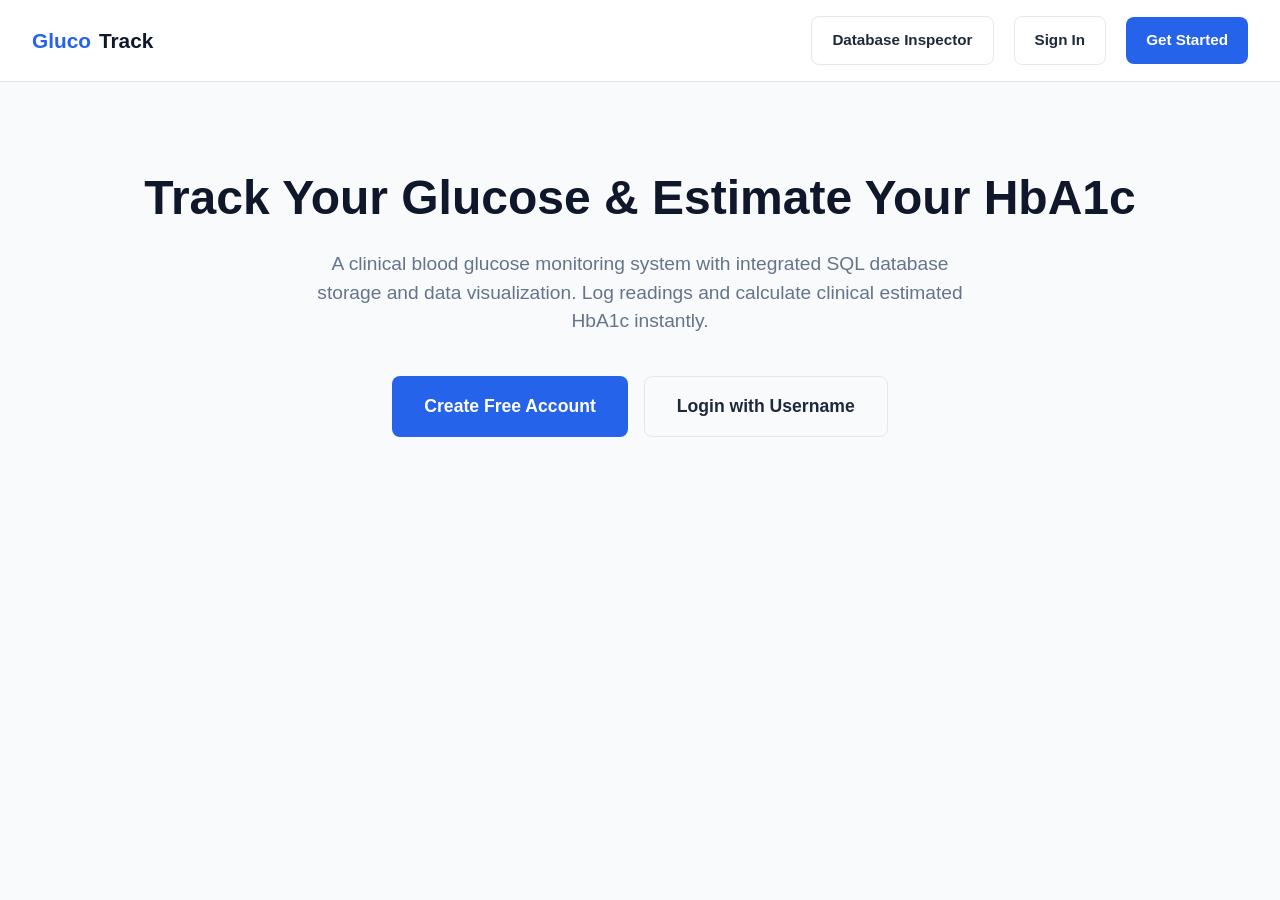
<file: index.html>
<!DOCTYPE html>
<html lang="en">
<head>
    <meta charset="UTF-8">
    <meta name="viewport" content="width=device-width, initial-scale=1.0">
    <title>GlucoTrack - Diabetes & Blood Sugar Tracker</title>
    <link rel="stylesheet" href="css/style.css">
</head>
<body>
    <header class="navbar">
        <a href="index.html" class="brand">
            Gluco<span>Track</span>
        </a>
        <div class="user-nav">
            <a href="database.html" class="btn btn-outline">Database Inspector</a>
            <a href="login.html" class="btn btn-outline">Sign In</a>
            <a href="register.html" class="btn btn-primary">Get Started</a>
        </div>
    </header>

    <div class="container" style="text-align: center; margin-top: 5rem;">
        <h1 style="font-size: 3rem; font-weight: 800; color: #0f172a; margin: 1rem 0;">
            Track Your Glucose & Estimate Your HbA1c
        </h1>
        <p style="font-size: 1.2rem; color: #64748b; max-width: 650px; margin: 0 auto 2.5rem auto;">
            A clinical blood glucose monitoring system with integrated SQL database storage and data visualization. Log readings and calculate clinical estimated HbA1c instantly.
        </p>

        <div style="display: flex; justify-content: center; gap: 1rem;">
            <a href="register.html" class="btn btn-primary" style="padding: 1rem 2rem; font-size: 1.1rem;">
                Create Free Account
            </a>
            <a href="login.html" class="btn btn-outline" style="padding: 1rem 2rem; font-size: 1.1rem;">
                Login with Username
            </a>
        </div>
    </div>

    <script>
        // If already logged in, redirect straight to dashboard
        if (localStorage.getItem('glucotrack_user')) {
            window.location.href = 'dashboard.html';
        }
    </script>
</body>
</html>
</file>
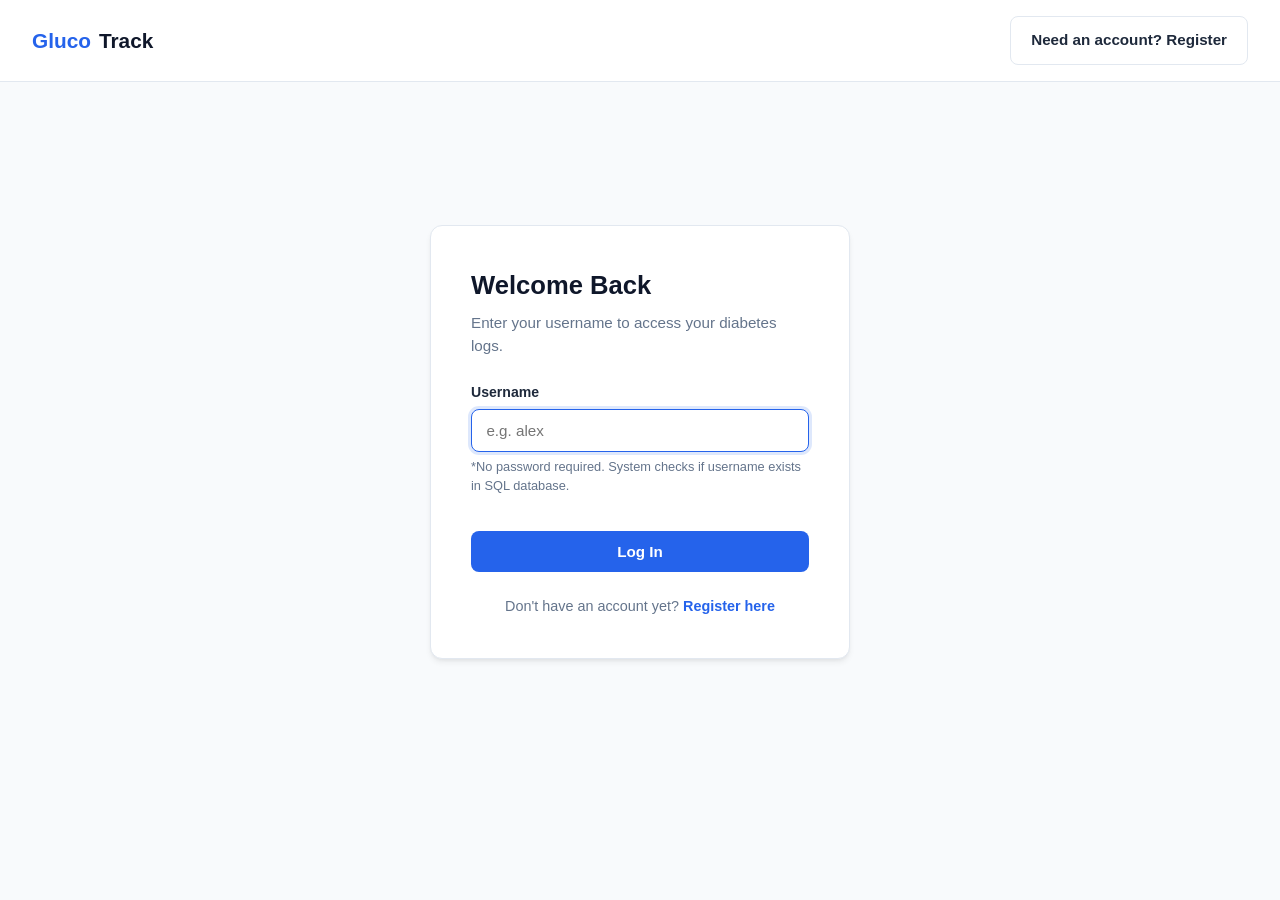
<file: dashboard.html>
<!DOCTYPE html>
<html lang="en">
<head>
    <meta charset="UTF-8">
    <meta name="viewport" content="width=device-width, initial-scale=1.0">
    <title>Dashboard - GlucoTrack</title>
    <link rel="stylesheet" href="css/style.css">
</head>
<body>
    <header class="navbar">
        <a href="dashboard.html" class="brand">
            Gluco<span>Track</span>
        </a>
        <div class="user-nav">
            <button onclick="shareToWhatsApp()" class="btn" style="padding: 0.4rem 0.85rem; font-size: 0.82rem; background: #25D366; color: white; font-weight: 600;">
                WhatsApp (with Chart)
            </button>
            <button onclick="shareToEmail()" class="btn btn-outline" style="padding: 0.4rem 0.85rem; font-size: 0.82rem;">
                Email
            </button>
            <a href="database.html" class="btn btn-outline" style="padding: 0.4rem 0.9rem; font-size: 0.85rem;">
                View Database
            </a>
            <span style="font-weight: 600; color: #475569;">
                User: <span id="userDisplayName">User</span>
            </span>
            <button onclick="logout()" class="btn btn-outline" style="padding: 0.4rem 0.9rem; font-size: 0.85rem;">
                Logout
            </button>
        </div>
    </header>

    <div class="container">
        <!-- Top Stats Cards -->
        <div class="stats-grid">
            <!-- HbA1c Estimation Card -->
            <div class="stat-card" style="border-left: 4px solid #2563eb;">
                <div class="stat-header">
                    <span>Estimated HbA1c</span>
                    <span id="hba1cStatus" class="stat-badge badge-nodata">Calculating...</span>
                </div>
                <div class="stat-value" id="hba1cEstimate">--%</div>
                <div style="font-size: 0.78rem; color: #64748b;">
                    Formula: (Avg Glucose + 46.7) / 28.7
                </div>
            </div>

            <!-- Average Glucose Card -->
            <div class="stat-card" style="border-left: 4px solid #10b981;">
                <div class="stat-header">
                    <span>Average Glucose</span>
                </div>
                <div class="stat-value" id="avgGlucose">-- mg/dL</div>
                <div style="font-size: 0.78rem; color: #64748b;">
                    Target range: 70 - 140 mg/dL
                </div>
            </div>

            <!-- Total Readings Card -->
            <div class="stat-card" style="border-left: 4px solid #f59e0b;">
                <div class="stat-header">
                    <span>Total Logs</span>
                </div>
                <div class="stat-value" id="totalReadings">0</div>
                <div style="font-size: 0.78rem; color: #64748b;">
                    All recorded entries
                </div>
            </div>
        </div>

        <!-- Main Dashboard Content Grid -->
        <div class="dashboard-grid">
            <!-- Left Column: Graph & History -->
            <div>
                <!-- Trend Chart -->
                <div class="card">
                    <div class="card-title">
                        <span>Blood Sugar Trends</span>
                        <span style="font-size: 0.82rem; font-weight: normal; color: #64748b;">Timeline Overview</span>
                    </div>
                    <div style="height: 280px; position: relative;">
                        <canvas id="sugarTrendChart"></canvas>
                    </div>
                </div>

                <!-- Past History Table -->
                <div class="card">
                    <div class="card-title">
                        <span>Reading History</span>
                    </div>
                    <div class="table-responsive">
                        <table>
                            <thead>
                                <tr>
                                    <th>Date & Time</th>
                                    <th>Level</th>
                                    <th>Type</th>
                                    <th>Notes</th>
                                    <th>Action</th>
                                </tr>
                            </thead>
                            <tbody id="logsTableBody">
                                <tr>
                                    <td colspan="5" style="text-align: center; color: #64748b; padding: 2rem;">
                                        Loading logs...
                                    </td>
                                </tr>
                            </tbody>
                        </table>
                    </div>
                </div>
            </div>

            <!-- Right Column: Quick Add Form & Sharing -->
            <div>
                <div class="card">
                    <div class="card-title">
                        <span>+ Add New Reading</span>
                    </div>
                    <form id="addLogForm" onsubmit="handleAddLog(event)">
                        <div class="form-group">
                            <label for="sugarLevel">Glucose Level (mg/dL)</label>
                            <input type="number" id="sugarLevel" class="form-control" placeholder="e.g. 115" min="20" max="600" required>
                        </div>

                        <div class="form-group">
                            <label for="readingType">Reading Type</label>
                            <select id="readingType" class="form-control" required>
                                <option value="Fasting">Fasting (Before Breakfast)</option>
                                <option value="Post-Meal">Post-Meal (After Meal)</option>
                                <option value="Pre-Meal">Pre-Meal (Before Lunch/Dinner)</option>
                                <option value="Bedtime">Bedtime</option>
                                <option value="Random">Random</option>
                            </select>
                        </div>

                        <div class="form-group">
                            <label for="logDate">Date & Time</label>
                            <input type="datetime-local" id="logDate" class="form-control" required>
                        </div>

                        <div class="form-group">
                            <label for="notes">Notes (Optional)</label>
                            <input type="text" id="notes" class="form-control" placeholder="e.g. After lunch, jogged 20m">
                        </div>

                        <button type="submit" class="btn btn-primary btn-block" style="margin-top: 1.5rem;">
                            Save Reading
                        </button>
                    </form>
                </div>

                <!-- Share Clinical Report Card -->
                <div class="card" style="margin-top: 1.25rem;">
                    <div class="card-title">
                        <span>Share Clinical Report</span>
                    </div>
                    <p style="font-size: 0.84rem; color: #64748b; margin-bottom: 1rem;">
                        Distribute your clinical HbA1c estimate, glucose records, and trend chart to your physician or healthcare provider.
                    </p>
                    <div style="display: flex; flex-direction: column; gap: 0.6rem;">
                        <button type="button" onclick="shareToWhatsApp()" class="btn btn-block" style="background: #25D366; color: white; font-weight: 600;">
                            Share to WhatsApp (with Chart Image)
                        </button>
                        <div style="display: grid; grid-template-columns: 1fr 1fr; gap: 0.5rem;">
                            <button type="button" onclick="shareToEmail()" class="btn" style="background: #0284c7; color: white; font-weight: 600; font-size: 0.85rem;">
                                Share via Email
                            </button>
                            <button type="button" onclick="downloadChartImage()" class="btn btn-outline" style="font-size: 0.82rem;">
                                Download Chart (PNG)
                            </button>
                        </div>
                        <div style="display: grid; grid-template-columns: 1fr 1fr; gap: 0.5rem;">
                            <button type="button" onclick="copyChartImageToClipboard()" class="btn btn-outline" style="font-size: 0.82rem;">
                                Copy Chart Image
                            </button>
                            <button type="button" onclick="copyReportToClipboard()" class="btn btn-outline" style="font-size: 0.82rem;">
                                Copy Report Text
                            </button>
                        </div>
                    </div>
                    <div id="shareToast" style="display: none; text-align: center; color: #10b981; font-size: 0.82rem; margin-top: 0.6rem; font-weight: 600;">
                        Report copied to clipboard.
                    </div>
                </div>
            </div>
        </div>
    </div>

    <!-- Local Libraries -->
    <script src="js/chart.min.js"></script>
    <script src="js/app.js"></script>
    <script>
        document.addEventListener('DOMContentLoaded', initDashboard);
    </script>
</body>
</html>
</file>
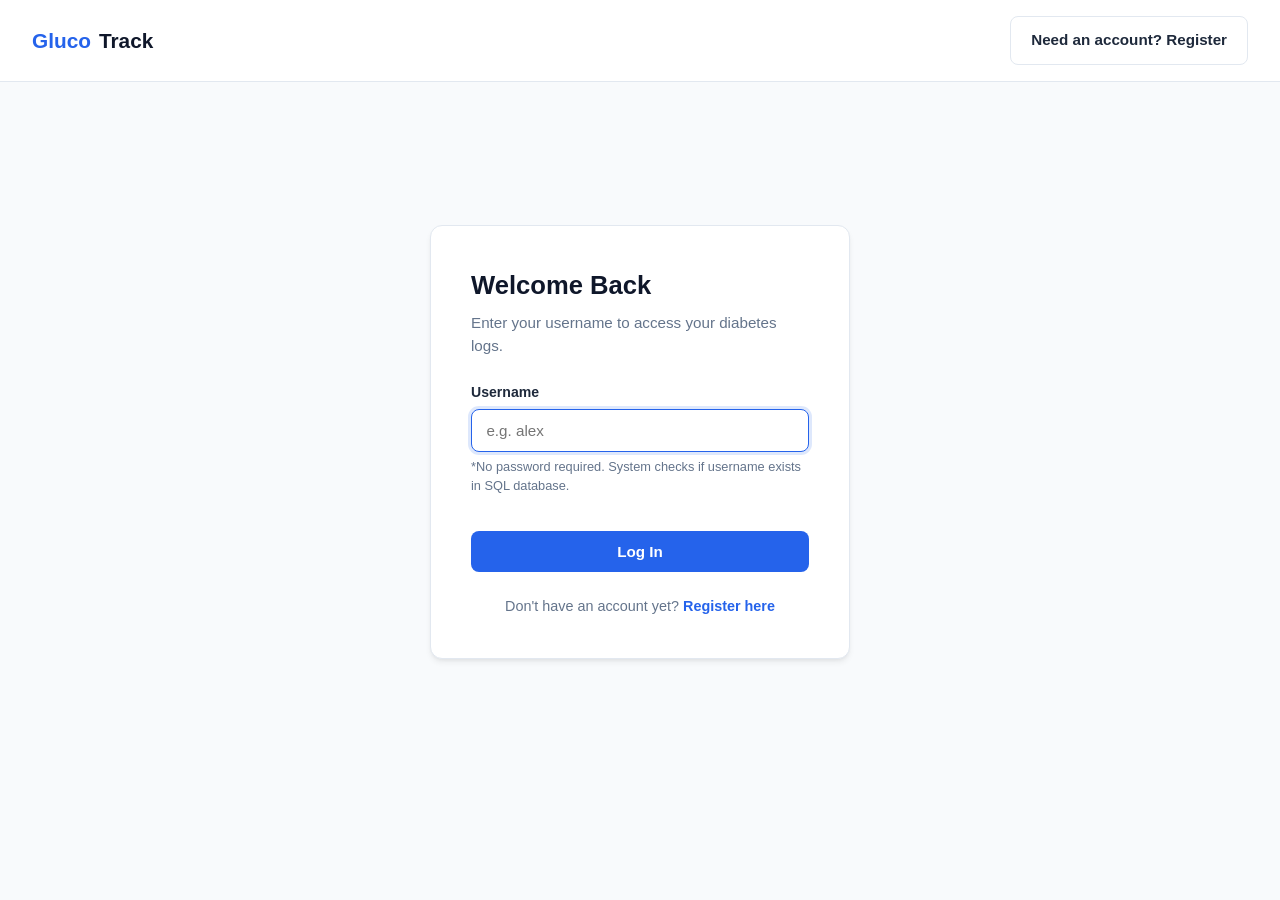
<file: login.html>
<!DOCTYPE html>
<html lang="en">
<head>
    <meta charset="UTF-8">
    <meta name="viewport" content="width=device-width, initial-scale=1.0">
    <title>Login - GlucoTrack</title>
    <link rel="stylesheet" href="css/style.css">
</head>
<body>
    <header class="navbar">
        <a href="index.html" class="brand">
            Gluco<span>Track</span>
        </a>
        <div class="user-nav">
            <a href="register.html" class="btn btn-outline">Need an account? Register</a>
        </div>
    </header>

    <div class="auth-wrapper">
        <div class="auth-card">
            <h2>Welcome Back</h2>
            <p class="subtitle">Enter your username to access your diabetes logs.</p>

            <div id="alertBox" class="alert"></div>

            <form onsubmit="handleLogin(event)">
                <div class="form-group">
                    <label for="username">Username</label>
                    <input type="text" id="username" class="form-control" placeholder="e.g. alex" required autofocus autocomplete="off">
                    <small style="color: #64748b; font-size: 0.8rem; margin-top: 0.3rem; display: block;">
                        *No password required. System checks if username exists in SQL database.
                    </small>
                </div>

                <button type="submit" class="btn btn-primary btn-block" style="margin-top: 1rem;">
                    Log In
                </button>
            </form>

            <div style="text-align: center; margin-top: 1.5rem; font-size: 0.9rem; color: #64748b;">
                Don't have an account yet? <a href="register.html" style="color: #2563eb; text-decoration: none; font-weight: 600;">Register here</a>
            </div>
        </div>
    </div>

    <script src="js/app.js"></script>
    <script>
        if (localStorage.getItem('glucotrack_user')) {
            window.location.href = 'dashboard.html';
        }
    </script>
</body>
</html>
</file>
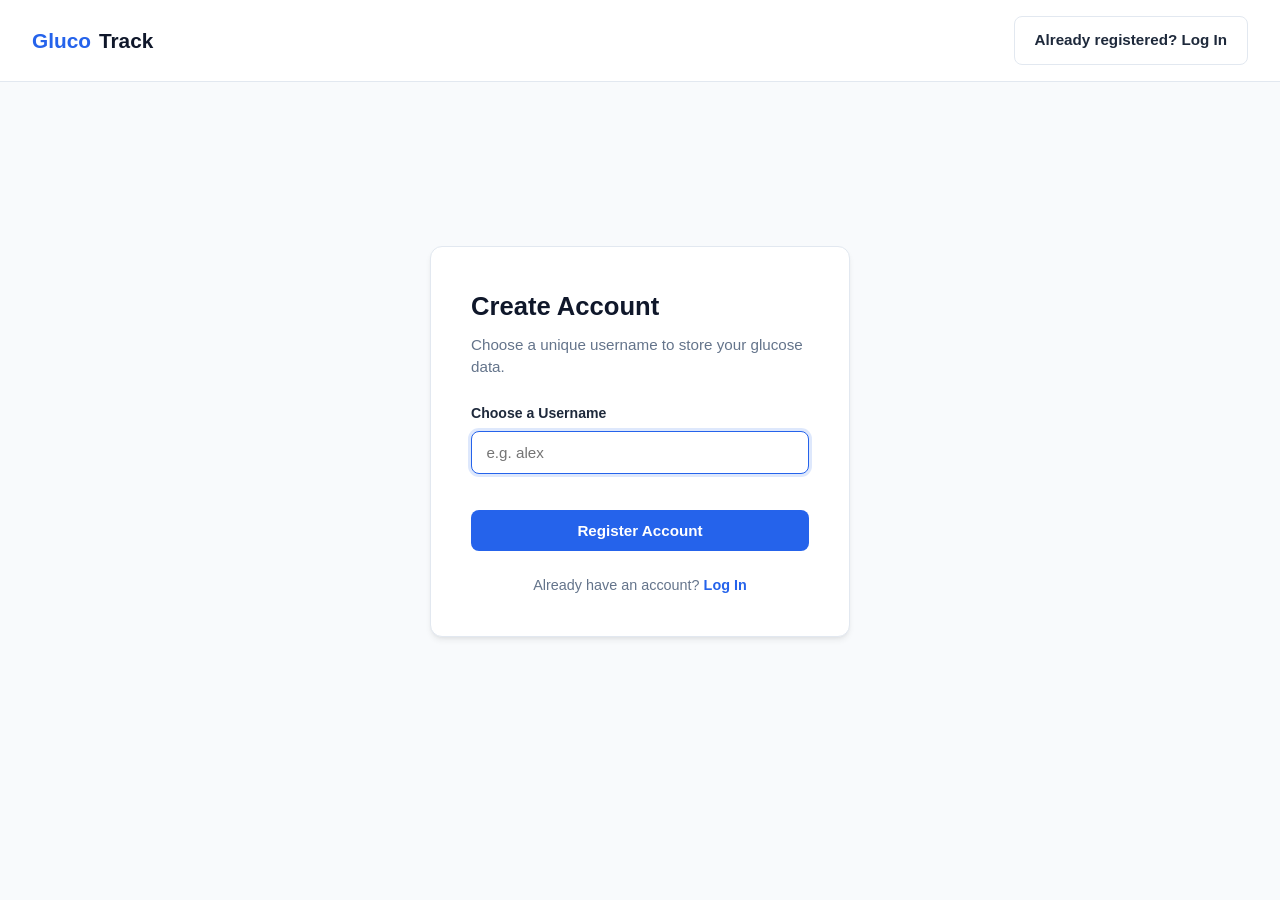
<file: register.html>
<!DOCTYPE html>
<html lang="en">
<head>
    <meta charset="UTF-8">
    <meta name="viewport" content="width=device-width, initial-scale=1.0">
    <title>Register - GlucoTrack</title>
    <link rel="stylesheet" href="css/style.css">
</head>
<body>
    <header class="navbar">
        <a href="index.html" class="brand">
            Gluco<span>Track</span>
        </a>
        <div class="user-nav">
            <a href="login.html" class="btn btn-outline">Already registered? Log In</a>
        </div>
    </header>

    <div class="auth-wrapper">
        <div class="auth-card">
            <h2>Create Account</h2>
            <p class="subtitle">Choose a unique username to store your glucose data.</p>

            <div id="alertBox" class="alert"></div>

            <form onsubmit="handleRegister(event)">
                <div class="form-group">
                    <label for="username">Choose a Username</label>
                    <input type="text" id="username" class="form-control" placeholder="e.g. alex" required autofocus autocomplete="off">
                </div>

                <button type="submit" class="btn btn-primary btn-block" style="margin-top: 1rem;">
                    Register Account
                </button>
            </form>

            <div style="text-align: center; margin-top: 1.5rem; font-size: 0.9rem; color: #64748b;">
                Already have an account? <a href="login.html" style="color: #2563eb; text-decoration: none; font-weight: 600;">Log In</a>
            </div>
        </div>
    </div>

    <script src="js/app.js"></script>
</body>
</html>
</file>
<file: css/style.css>
:root {
    --primary: #2563eb;
    --primary-hover: #1d4ed8;
    --primary-light: #eff6ff;
    --secondary: #64748b;
    --success: #10b981;
    --warning: #f59e0b;
    --danger: #ef4444;
    --dark: #0f172a;
    --gray-bg: #f8fafc;
    --card-bg: #ffffff;
    --border: #e2e8f0;
    --text-main: #1e293b;
    --text-muted: #64748b;
    --radius: 12px;
    --shadow: 0 4px 6px -1px rgb(0 0 0 / 0.07), 0 2px 4px -2px rgb(0 0 0 / 0.07);
}

* {
    margin: 0;
    padding: 0;
    box-sizing: border-box;
    font-family: -apple-system, BlinkMacSystemFont, "Segoe UI", Roboto, Helvetica, Arial, sans-serif;
}

body {
    background-color: var(--gray-bg);
    color: var(--text-main);
    line-height: 1.5;
    min-height: 100vh;
}

/* Navbar */
.navbar {
    background: var(--card-bg);
    border-bottom: 1px solid var(--border);
    padding: 1rem 2rem;
    display: flex;
    justify-content: space-between;
    align-items: center;
    position: sticky;
    top: 0;
    z-index: 50;
}

.brand {
    display: flex;
    align-items: center;
    gap: 0.5rem;
    font-size: 1.3rem;
    font-weight: 700;
    color: var(--primary);
    text-decoration: none;
}

.brand span {
    color: var(--dark);
}

.user-nav {
    display: flex;
    align-items: center;
    gap: 1.25rem;
}

/* Container */
.container {
    max-width: 1180px;
    margin: 2rem auto;
    padding: 0 1.5rem;
}

/* Auth Cards */
.auth-wrapper {
    display: flex;
    align-items: center;
    justify-content: center;
    min-height: 80vh;
    padding: 1.5rem;
}

.auth-card {
    background: var(--card-bg);
    width: 100%;
    max-width: 420px;
    padding: 2.5rem;
    border-radius: var(--radius);
    box-shadow: var(--shadow);
    border: 1px solid var(--border);
}

.auth-card h2 {
    font-size: 1.6rem;
    font-weight: 700;
    margin-bottom: 0.5rem;
    color: var(--dark);
}

.auth-card p.subtitle {
    color: var(--text-muted);
    font-size: 0.95rem;
    margin-bottom: 1.5rem;
}

/* Forms */
.form-group {
    margin-bottom: 1.25rem;
}

.form-group label {
    display: block;
    font-size: 0.88rem;
    font-weight: 600;
    margin-bottom: 0.4rem;
    color: var(--text-main);
}

.form-control {
    width: 100%;
    padding: 0.75rem 0.9rem;
    border: 1px solid var(--border);
    border-radius: 8px;
    font-size: 0.95rem;
    transition: all 0.2s ease;
    background: #fff;
}

.form-control:focus {
    outline: none;
    border-color: var(--primary);
    box-shadow: 0 0 0 3px rgba(37, 99, 235, 0.15);
}

/* Buttons */
.btn {
    display: inline-flex;
    align-items: center;
    justify-content: center;
    padding: 0.75rem 1.25rem;
    font-size: 0.95rem;
    font-weight: 600;
    border-radius: 8px;
    border: none;
    cursor: pointer;
    transition: all 0.2s;
    text-decoration: none;
    gap: 0.5rem;
}

.btn-primary {
    background: var(--primary);
    color: white;
}

.btn-primary:hover {
    background: var(--primary-hover);
}

.btn-outline {
    background: transparent;
    border: 1px solid var(--border);
    color: var(--text-main);
}

.btn-outline:hover {
    background: var(--gray-bg);
}

.btn-danger {
    background: #fee2e2;
    color: var(--danger);
    padding: 0.35rem 0.75rem;
    font-size: 0.82rem;
}

.btn-danger:hover {
    background: var(--danger);
    color: #fff;
}

.btn-block {
    width: 100%;
}

/* Stat Cards */
.stats-grid {
    display: grid;
    grid-template-columns: repeat(auto-fit, minmax(260px, 1fr));
    gap: 1.25rem;
    margin-bottom: 2rem;
}

.stat-card {
    background: var(--card-bg);
    border-radius: var(--radius);
    padding: 1.5rem;
    border: 1px solid var(--border);
    box-shadow: var(--shadow);
    display: flex;
    flex-direction: column;
    justify-content: space-between;
}

.stat-header {
    display: flex;
    justify-content: space-between;
    align-items: center;
    color: var(--text-muted);
    font-size: 0.85rem;
    font-weight: 600;
    text-transform: uppercase;
    letter-spacing: 0.05em;
}

.stat-value {
    font-size: 2.25rem;
    font-weight: 800;
    color: var(--dark);
    margin: 0.5rem 0;
}

.stat-badge {
    display: inline-flex;
    align-items: center;
    padding: 0.25rem 0.65rem;
    border-radius: 20px;
    font-size: 0.8rem;
    font-weight: 600;
}

.badge-normal { background: #d1fae5; color: #065f46; }
.badge-prediabetes { background: #fef3c7; color: #92400e; }
.badge-diabetes { background: #fee2e2; color: #991b1b; }
.badge-nodata { background: #f1f5f9; color: #475569; }

/* Grid layout for Dashboard */
.dashboard-grid {
    display: grid;
    grid-template-columns: 2fr 1fr;
    gap: 1.5rem;
    margin-bottom: 2rem;
}

@media (max-width: 900px) {
    .dashboard-grid {
        grid-template-columns: 1fr;
    }
}

.card {
    background: var(--card-bg);
    border-radius: var(--radius);
    border: 1px solid var(--border);
    box-shadow: var(--shadow);
    padding: 1.5rem;
    margin-bottom: 1.5rem;
}

.card-title {
    font-size: 1.15rem;
    font-weight: 700;
    margin-bottom: 1rem;
    color: var(--dark);
    display: flex;
    justify-content: space-between;
    align-items: center;
}

/* Table */
.table-responsive {
    overflow-x: auto;
}

table {
    width: 100%;
    border-collapse: collapse;
    text-align: left;
}

th {
    background: var(--gray-bg);
    padding: 0.75rem 1rem;
    font-size: 0.8rem;
    font-weight: 700;
    color: var(--text-muted);
    text-transform: uppercase;
    letter-spacing: 0.05em;
    border-bottom: 1px solid var(--border);
}

td {
    padding: 0.85rem 1rem;
    border-bottom: 1px solid var(--border);
    font-size: 0.92rem;
}

tr:hover td {
    background-color: var(--primary-light);
}

/* Alert / Notification box */
.alert {
    padding: 0.75rem 1rem;
    border-radius: 8px;
    font-size: 0.9rem;
    margin-bottom: 1rem;
    display: none;
}

.alert-error {
    background: #fee2e2;
    color: #991b1b;
    border: 1px solid #f87171;
}

.alert-success {
    background: #d1fae5;
    color: #065f46;
    border: 1px solid #34d399;
}
</file>
